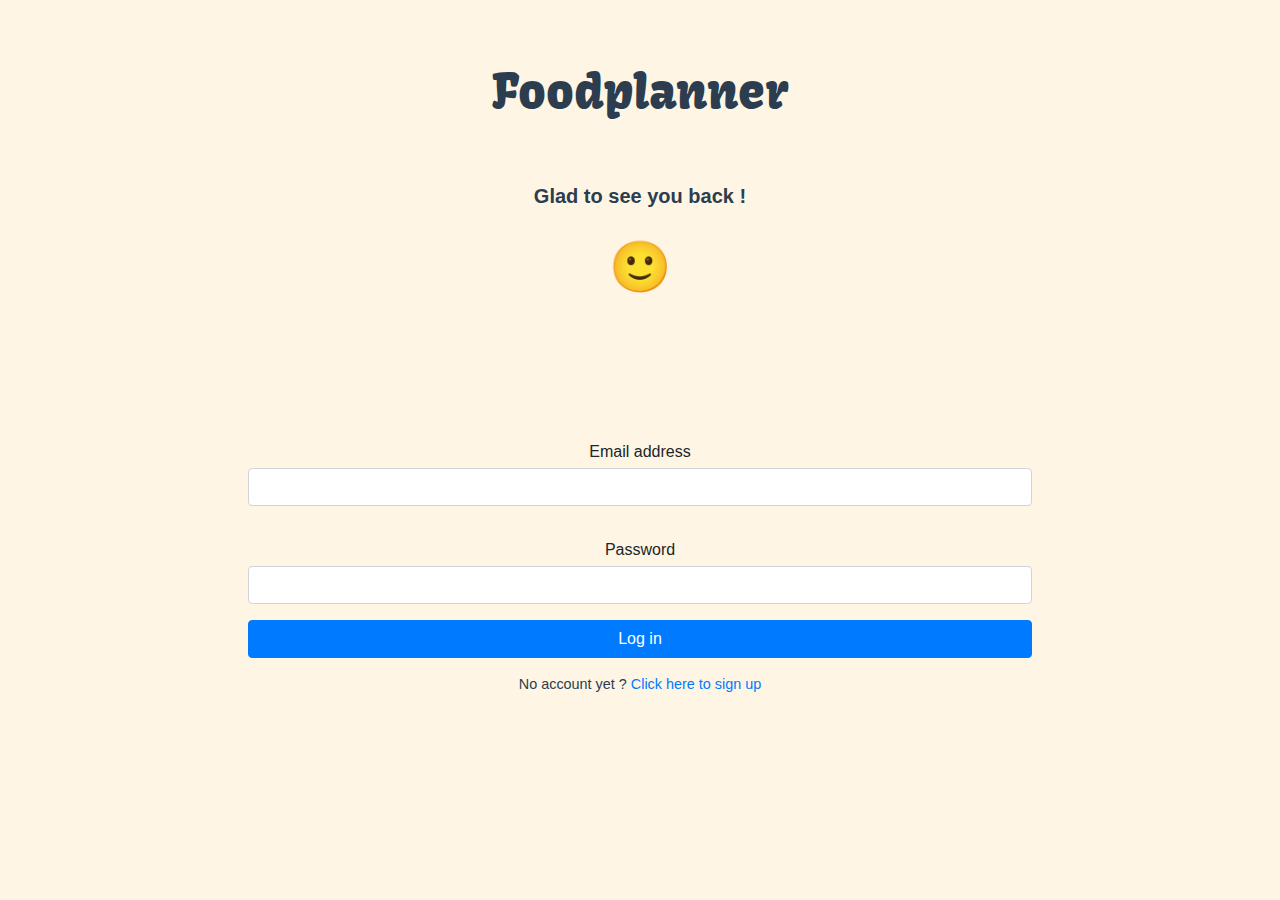
<file: index.html>
<!DOCTYPE html>
<html lang="fr">
<head>
    <meta charset="UTF-8">
    <meta name="viewport" content="width=device-width, initial-scale=1.0">
    <title>Foodplanner - Inscription</title>
    <link rel="stylesheet" href="https://stackpath.bootstrapcdn.com/bootstrap/4.5.2/css/bootstrap.min.css">
    <link rel="stylesheet" href="style.css">
    <link href="https://fonts.googleapis.com/css2?family=Kavoon&display=swap" rel="stylesheet">
    <link href="https://fonts.googleapis.com/css2?family=Inter:wght@100..900&family=Kavoon&display=swap" rel="stylesheet">
</head>
<body>
    <div class="container d-flex flex-column align-items-center justify-content-center flex-grow-1 text-center">
        <h1 class="title">Foodplanner</h1>
        <p class="description">
            <b>Glad to see you back !</b>
            <div style="color: #2B3D4F; font-size: 50px; height: 130px;">&#x1F642;</div>
        </p>
        <div class="w-75 mt-4">
            <form class="registration-form p-4">
                <div class="form-group">
                    <label for="email">Email address</label>
                    <input type="email" id="email" name="email" class="form-control" required>
                </div>
                <div class="form-group">
                    <label for="password">Password</label>
                    <input type="password" id="password" name="password" class="form-control" required>
                </div>
                <button class="btn btn-primary btn-block" type="submit">Log in </button>
                <p class="signin-prompt mt-3">
                    No account yet ? <a href="#">Click here to sign up </a>
                </p>
            </form>
        </div>
    </div>
    <script src="https://code.jquery.com/jquery-3.5.1.slim.min.js"></script>
    <script src="https://cdn.jsdelivr.net/npm/@popperjs/core@2.5.4/dist/umd/popper.min.js"></script>
    <script src="https://stackpath.bootstrapcdn.com/bootstrap/4.5.2/js/bootstrap.min.js"></script>
</body>
</html>
</file>
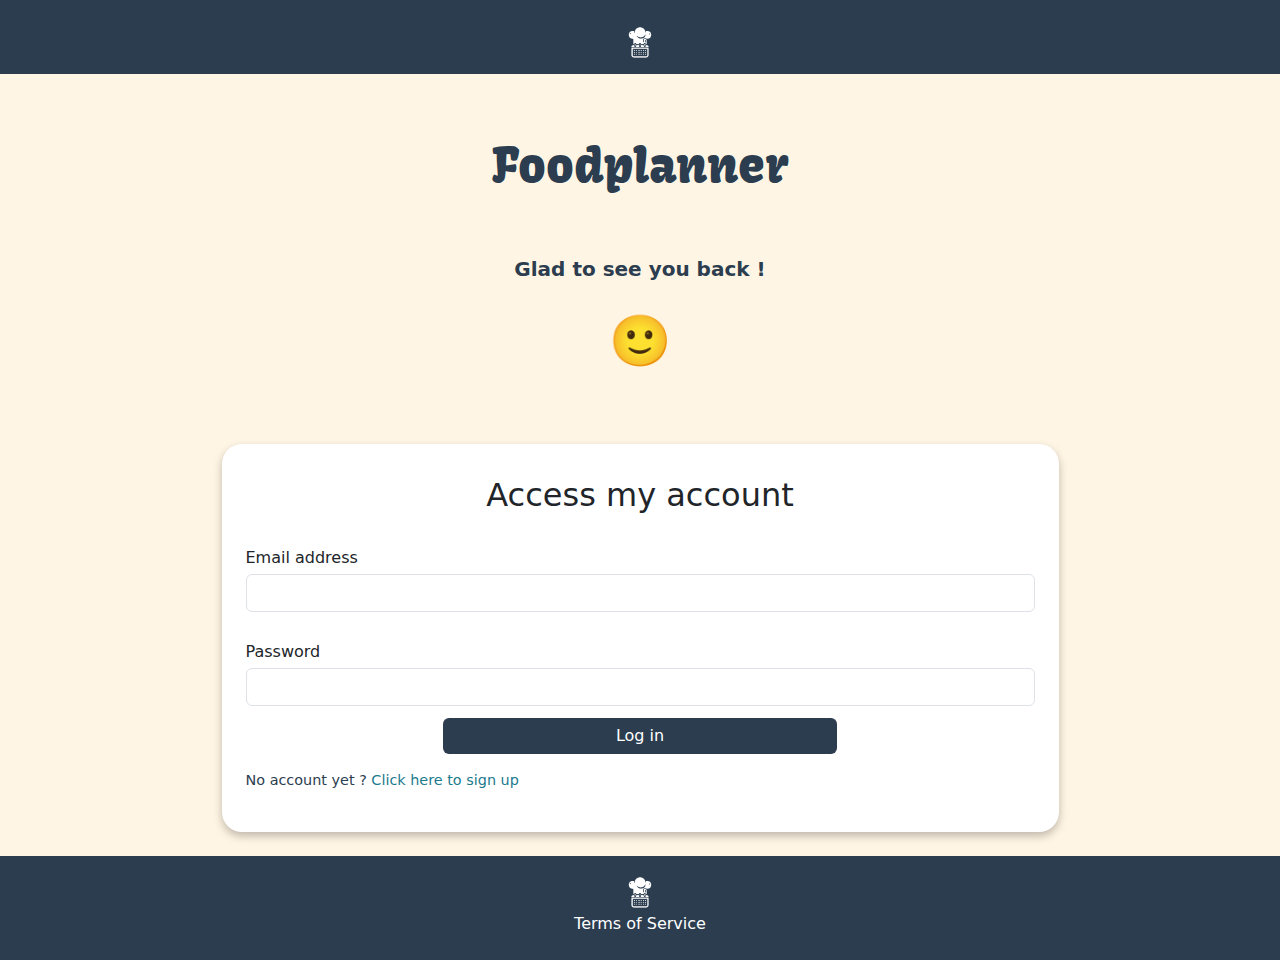
<file: login.html>
<!DOCTYPE html>
<html lang="fr">
<head>
    <meta charset="UTF-8">
    <meta name="viewport" content="width=device-width, initial-scale=1.0">
    <title>Foodplanner - Connexion</title>
    <link href="https://cdn.jsdelivr.net/npm/bootstrap@5.3.3/dist/css/bootstrap.min.css" rel="stylesheet"
        integrity="sha384-QWTKZyjpPEjISv5WaRU9OFeRpok6YctnYmDr5pNlyT2bRjXh0JMhjY6hW+ALEwIH" crossorigin="anonymous">
    <link rel="stylesheet" href="style.css">

</head>
<body>
    <!-- Nav -->
    <nav class="navbar navbar-expand-lg navbar-dark">
        <div class="container-fluid">
            <a class="navbar-brand mx-auto " href="#"><img src="img/logo.png" alt="Logo"></a>
            <div id="navbar-menu">
                <button class="navbar-toggler" type="button" data-bs-toggle="collapse" data-bs-target="#navbarToggleExternalContent" aria-controls="navbarToggleExternalContent" aria-expanded="false" aria-label="Toggle navigation">
                    <span class="navbar-toggler-icon"></span>
                </button>
                <div class="collapse navbar-collapse" id="navbarToggleExternalContent">
                    <ul class="navbar-nav">
                        <li class="nav-item">
                            <a class="nav-link" href="planning.html">Planning</a>
                        </li>
                        <li class="nav-item">
                            <a class="nav-link" href="recipes.html">Recipes</a>
                        </li>
                    </ul>
                </div>
            </div>
        </div>
    </nav>


   <!-- Nav pages non connectées -->
   <div class="nav-not-connected" style="display: none;">
      <nav class="navbar navbar-expand-lg">
          <div class="container-fluid justify-content-center">
              <a class="navbar-brand navbar-brand-if-not-connected" href="#"><img src="img/logo.png" alt="Logo"></a>
          </div>
      </nav>
  </div>

    <!-- Main -->
    <main class="container d-flex flex-column align-items-center justify-content-center flex-grow-1">
        <h1>Foodplanner</h1>
        <p class="description">
            <b>Glad to see you back !</b>
            <div style="color: #2B3D4F; font-size: 50px; height: 100px;">&#x1F642;</div>
        </p>
        <div class="w-75 mt-4">
            <form class="global-form login-form p-4 d-flex flex-column">
                <h2 class="text-center mt-2 mb-3">Access my account</h2>
                <div class="form-group">
                    <label for="email">Email address</label>
                    <input type="email" id="email" name="email" class="form-control" required>
                </div>
                <div class="form-group">
                    <label for="password">Password</label>
                    <input type="password" id="password" minlength="8" maxlength="64" pattern="[^\s]+" name="password" class="form-control" required>
                </div>
                <div class="d-flex justify-content-center">
                    <button class="btn btn-primary btn-block w-50 text-center color-light bk-secondary border-0" type="submit">Log in</button>
                </div>
               
                <p class="signin-prompt mt-3">
                    No account yet ? <a href="signup.html" class="signin-prompt-link">Click here to sign up</a>
                </p>
            </form>
        </div>
    </main>

    <!-- Footer -->
    <footer>
        <img src="img/logo.png" alt="Logo">
        <a href="terms_of_service.html" class="terms-link">Terms of Service</a>
    </footer>

    <script src="https://cdn.jsdelivr.net/npm/bootstrap@5.3.3/dist/js/bootstrap.bundle.min.js"
        integrity="sha384-YvpcrYf0tY3lHB60NNkmXc5s9fDVZLESaAA55NDzOxhy9GkcIdslK1eN7N6jIeHz"
        crossorigin="anonymous"></script>
    <script src="script.js"></script>
</body>
</html>
</file>
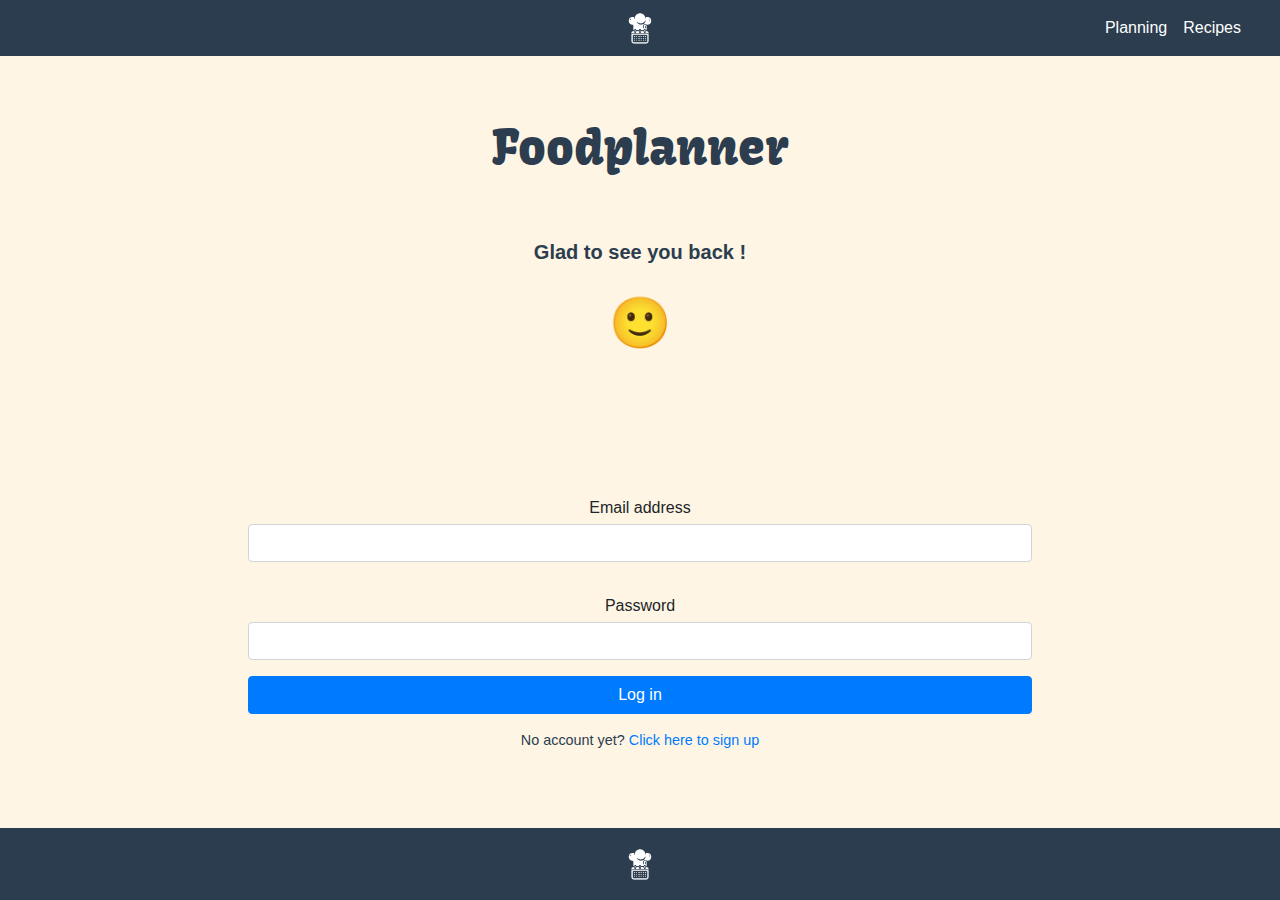
<file: Login.html>
<!DOCTYPE html>
<html lang="fr">
<head>
    <meta charset="UTF-8">
    <meta name="viewport" content="width=device-width, initial-scale=1.0">
    <title>Foodplanner - Connexion</title>
    <link rel="stylesheet" href="https://stackpath.bootstrapcdn.com/bootstrap/4.5.2/css/bootstrap.min.css">
    <link rel="stylesheet" href="style.css">
    <link href="https://fonts.googleapis.com/css2?family=Kavoon&display=swap" rel="stylesheet">
    <link href="https://fonts.googleapis.com/css2?family=Inter:wght@100..900&family=Kavoon&display=swap" rel="stylesheet">
</head>
<body>
    <!-- Nav desktop -->
    <!-- Nav desktop -->
<nav class="navbar navbar-expand-lg navbar-dark">
    <div class="container-fluid">
        <a class="navbar-brand mx-auto" href="#"><img src="img/logo.png" alt="Logo"></a>
        <button class="navbar-toggler" type="button" data-bs-toggle="collapse" data-bs-target="#navbarToggleExternalContent" aria-controls="navbarToggleExternalContent" aria-expanded="false" aria-label="Toggle navigation">
            <span class="navbar-toggler-icon"></span>
        </button>
        <div class="collapse navbar-collapse justify-content-end" id="navbarToggleExternalContent">
            <ul class="navbar-nav">
                <li class="nav-item">
                    <a class="nav-link" href="planning.html">Planning</a>
                </li>
                <li class="nav-item">
                    <a class="nav-link" href="recipes.html">Recipes</a>
                </li>
            </ul>
        </div>
    </div>
</nav>

    <!-- Nav mobile -->
    <div class="collapse" id="navbarToggleExternalContent"
        data-bs-theme="dark">
        <div class="bg-dark p-4">
            <h5 class="text-body-emphasis h4"><a href="planning.html"
                    class="nav-link text-light">Planning</a></h5>
            <h5 class="text-body-emphasis h4"><a href="recipes.html"
                    class="nav-link text-light">Recipes</a></h5>
        </div>
    </div>

    <!-- Nav pour pages non connectées -->
    <div class="nav-not-connected" style="background-color: #2B3D4F; display: none;">
        <div class="container-fluid justify-content-center text-center">
            <a class="navbar-brand" href="#"><img src="img/logo.png" alt="Logo"></a>
        </div>
    </div>

    <!-- Main -->
    <div class="container d-flex flex-column align-items-center justify-content-center flex-grow-1 text-center">
        <h1 class="title">Foodplanner</h1>
        <p class="description">
            <b>Glad to see you back !</b>
            <div style="color: #2B3D4F; font-size: 50px; height: 130px;">&#x1F642;</div>
        </p>
        <div class="w-75 mt-4">
            <form class="registration-form p-4">
                <div class="form-group">
                    <label for="email">Email address</label>
                    <input type="email" id="email" name="email" class="form-control" required>
                </div>
                <div class="form-group">
                    <label for="password">Password</label>
                    <input type="password" id="password" name="password" class="form-control" required>
                </div>
                <button class="btn btn-primary btn-block" type="submit">Log in</button>
                <p class="signin-prompt mt-3">
                    No account yet? <a href="#">Click here to sign up</a>
                </p>
            </form>
        </div>
    </div>

    <!-- Footer -->
    <footer>
        <img src="img/logo.png" alt="Logo">
    </footer>

    <script src="https://code.jquery.com/jquery-3.5.1.slim.min.js"></script>
    <script src="https://cdn.jsdelivr.net/npm/@popperjs/core@2.5.4/dist/umd/popper.min.js"></script>
    <script src="https://stackpath.bootstrapcdn.com/bootstrap/4.5.2/js/bootstrap.min.js"></script>
    <script src="https://cdn.jsdelivr.net/npm/bootstrap@5.3.3/dist/js/bootstrap.bundle.min.js"
        integrity="sha384-YvpcrYf0tY3lHB60NNkmXc5s9fDVZLESaAA55NDzOxhy9GkcIdslK1eN7N6jIeHz"
        crossorigin="anonymous"></script>

    <!-- Script pour afficher nav-not-connected sur les pages de connexion et inscription -->
    <script>
        document.addEventListener('DOMContentLoaded', function() {
            var pathname = window.location.pathname;
            if (pathname.includes('connexion.html') || pathname.includes('inscription.html')) {
                document.querySelector('.nav-not-connected').style.display = 'block';
            }
        });
    </script>
</body>
</html>
</file>
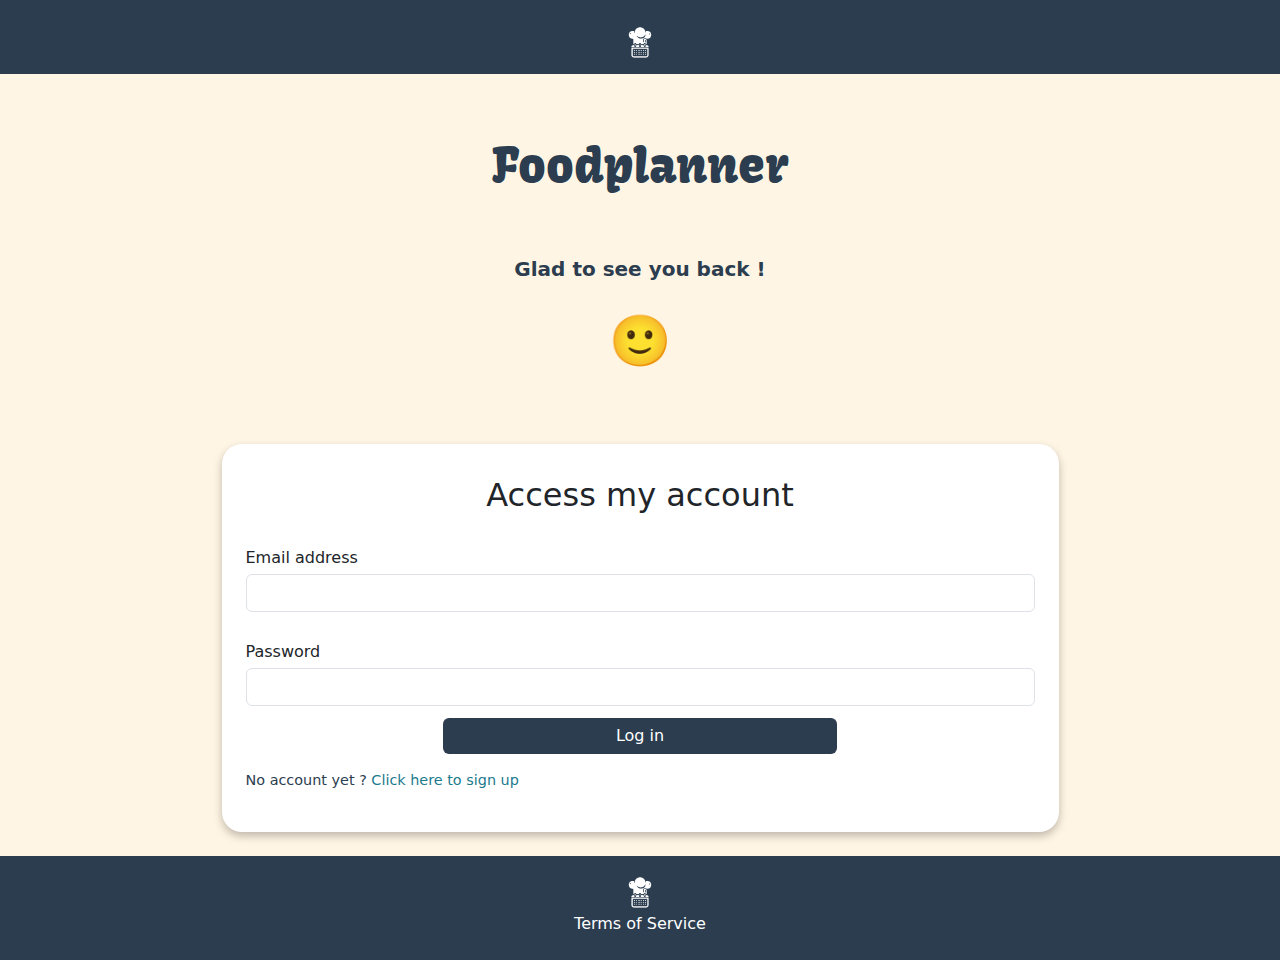
<file: recipe.html>
<!DOCTYPE html>
<html lang="en">

<head>
    <meta charset="UTF-8">
    <meta name="viewport" content="width=device-width, initial-scale=1.0">
    <title>Foodplanner - recipe</title>
    <link href="https://cdn.jsdelivr.net/npm/bootstrap@5.3.3/dist/css/bootstrap.min.css" rel="stylesheet"
        integrity="sha384-QWTKZyjpPEjISv5WaRU9OFeRpok6YctnYmDr5pNlyT2bRjXh0JMhjY6hW+ALEwIH" crossorigin="anonymous">
    <script src="https://cdn.jsdelivr.net/npm/bootstrap@5.3.3/dist/js/bootstrap.bundle.min.js"
        integrity="sha384-YvpcrYf0tY3lHB60NNkmXc5s9fDVZLESaAA55NDzOxhy9GkcIdslK1eN7N6jIeHz"
        crossorigin="anonymous"></script>
    <link rel="stylesheet" href="style.css">
</head>

<body>
    <!-- Nav -->
    <nav class="navbar navbar-expand-lg navbar-dark">
        <div class="container-fluid">
            <a class="navbar-brand mx-auto " href="#"><img src="img/logo.png" alt="Logo"></a>
            <div id="navbar-menu">
                <button class="navbar-toggler" type="button" data-bs-toggle="collapse"
                    data-bs-target="#navbarToggleExternalContent" aria-controls="navbarToggleExternalContent"
                    aria-expanded="false" aria-label="Toggle navigation">
                    <span class="navbar-toggler-icon"></span>
                </button>
                <div class="collapse navbar-collapse" id="navbarToggleExternalContent">
                    <ul class="navbar-nav">
                        <li class="nav-item">
                            <a class="nav-link" href="planning.html">Planning</a>
                        </li>
                        <li class="nav-item">
                            <a class="nav-link" href="recipes.html">Recipes</a>
                        </li>
                    </ul>
                </div>
            </div>
            <a class="username mx-2" href="#"></a>
        </div>
    </nav>

    <!-- Nav pages non connectées -->
    <div class="nav-not-connected" style="display: none;">
        <nav class="navbar navbar-expand-lg">
            <div class="container-fluid justify-content-center">
                <a class="navbar-brand navbar-brand-if-not-connected" href="#"><img src="img/logo.png" alt="Logo"></a>
            </div>
        </nav>
    </div>

    <main>
        <h1 class="text-center">Recipe</h1>
        <div class="container">
            <div class="row d-flex justify-content-center">
                <img id="recipe-card" src="" alt="">
            </div>
        </div>
    </main>

    <!-- Footer -->
    <footer class="">
        <img src="img/logo.png" alt="Logo">
        <a href="terms_of_service.html" class="terms-link">Terms of Service</a>
    </footer>

    <script type="module" src="./recipe.js"></script>
    <script type="module" src="./script.js"></script>
</body>

</html>
</file>
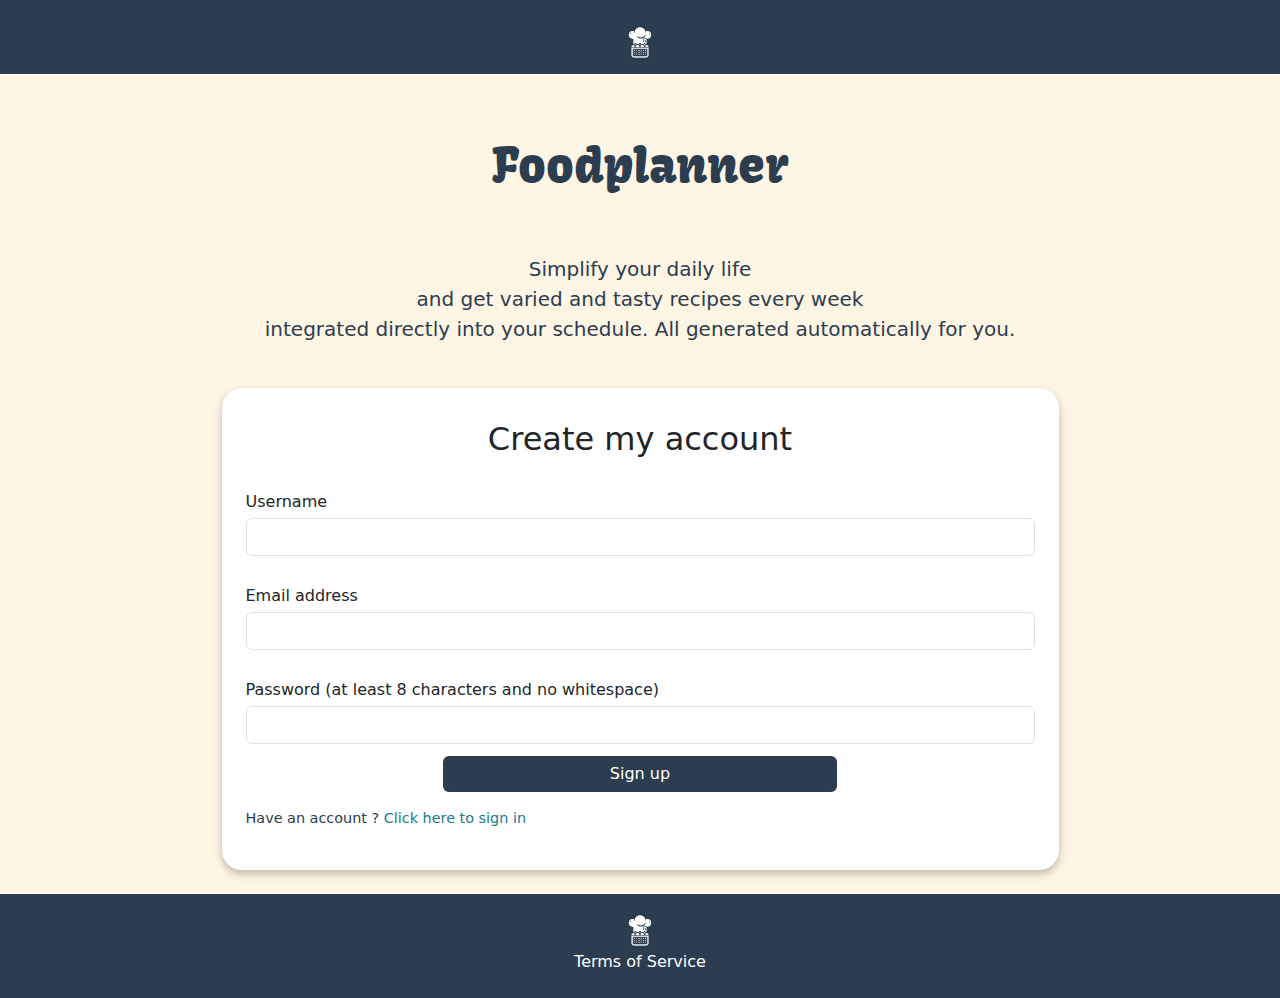
<file: signup.html>
<!DOCTYPE html>
<html lang="fr">
<head>
    <meta charset="UTF-8">
    <meta name="viewport" content="width=device-width, initial-scale=1.0">
    <title>Foodplanner - Inscription</title>
    <link href="https://cdn.jsdelivr.net/npm/bootstrap@5.3.3/dist/css/bootstrap.min.css" rel="stylesheet"
    integrity="sha384-QWTKZyjpPEjISv5WaRU9OFeRpok6YctnYmDr5pNlyT2bRjXh0JMhjY6hW+ALEwIH" crossorigin="anonymous">
    <link rel="stylesheet" href="style.css">
</head>
<body>
    <!-- Nav -->
    <nav class="navbar navbar-expand-lg navbar-dark">
        <div class="container-fluid">
            <a class="navbar-brand mx-auto " href="#"><img src="img/logo.png" alt="Logo"></a>
            <div id="navbar-menu">
                <button class="navbar-toggler" type="button" data-bs-toggle="collapse" data-bs-target="#navbarToggleExternalContent" aria-controls="navbarToggleExternalContent" aria-expanded="false" aria-label="Toggle navigation">
                    <span class="navbar-toggler-icon"></span>
                </button>
                <div class="collapse navbar-collapse" id="navbarToggleExternalContent">
                    <ul class="navbar-nav">
                        <li class="nav-item">
                            <a class="nav-link" href="planning.html">Planning</a>
                        </li>
                        <li class="nav-item">
                            <a class="nav-link" href="recipes.html">Recipes</a>
                        </li>
                    </ul>
                </div>
            </div>
        </div>
    </nav>

    <!-- Nav pour pages non connectées -->
    <div class="nav-not-connected" style="display: none;">
      <nav class="navbar navbar-expand-lg">
          <div class="container-fluid justify-content-center">
              <a class="navbar-brand navbar-brand-if-not-connected" href="#"><img src="img/logo.png" alt="Logo"></a>
          </div>
      </nav>
    </div>

    <!-- Main -->
    <main class="container d-flex flex-column align-items-center justify-content-center flex-grow-1">
        <h1>Foodplanner</h1>
        <p class="description text-center">
            Simplify your daily life <br>
            and get varied and tasty recipes every week <br>
            integrated directly into your schedule. All generated automatically for you.
        </p>
        <div class="w-75 mt-4">
            <form class="global-form registration-form p-4 d-flex flex-column">
                <h2 class="text-center mt-2 mb-3">Create my account</h2>
                <div class="form-group">
                    <label for="username">Username</label>
                    <input type="text" id="username" name="username" class="form-control" required>
                </div>
                <div class="form-group">
                    <label for="email">Email address</label>
                    <input type="email" id="email" name="email" class="form-control" required>
                </div>
                <div class="form-group">
                    <label for="password">Password (at least 8 characters and no whitespace)</label>
                    <input type="password" id="password" minlength="8" maxlength="64" pattern="[^\s]+" name="password" class="form-control" required>
                </div>

                <div class="d-flex justify-content-center">
                    <button class="btn btn-primary btn-block w-50 text-center color-light bk-secondary border-0" type="submit">Sign up</button>
                </div>
                <p class="signin-prompt mt-3">
                    Have an account ? <a href="login.html" class="signin-prompt-link">Click here to sign in</a>
                </p>
            </form>
        </div>
    </main>
    
    <!-- Footer -->
    <footer>
        <img src="img/logo.png" alt="Logo">
        <a href="terms_of_service.html" class="terms-link">Terms of Service</a>
    </footer>

    <script src="https://cdn.jsdelivr.net/npm/bootstrap@5.3.3/dist/js/bootstrap.bundle.min.js"
        integrity="sha384-YvpcrYf0tY3lHB60NNkmXc5s9fDVZLESaAA55NDzOxhy9GkcIdslK1eN7N6jIeHz"
        crossorigin="anonymous"></script>
    <script src="script.js"></script>
</body>
</html>
</file>
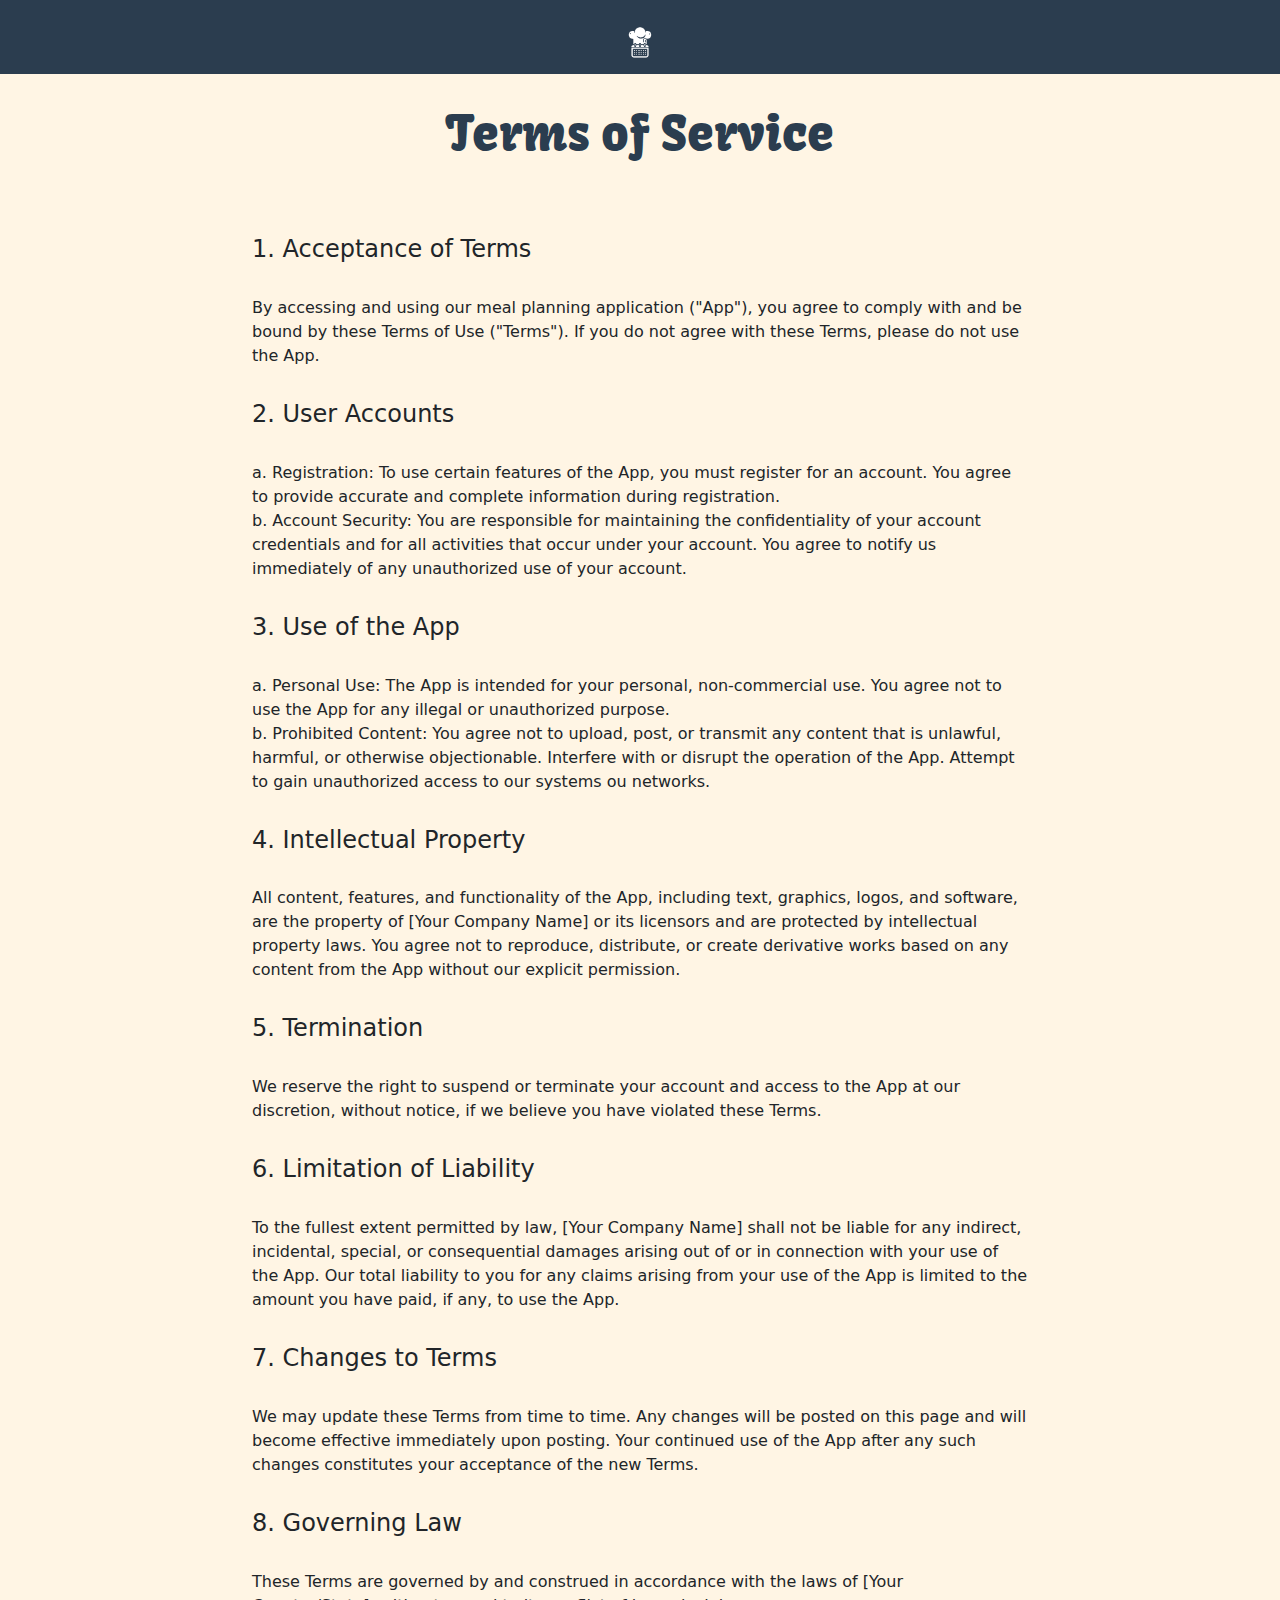
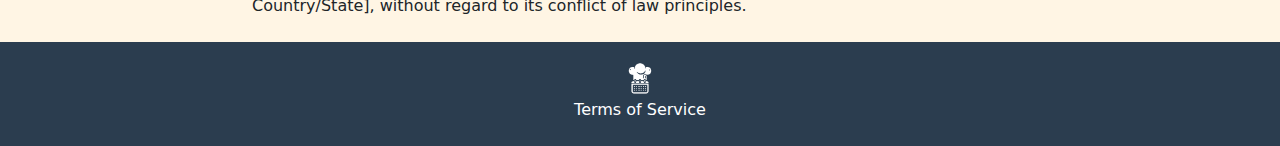
<file: terms_of_service.html>
<!DOCTYPE html>
<html lang="en">

<head>
    <meta charset="UTF-8">
    <meta name="viewport" content="width=device-width, initial-scale=1.0">
    <title>Foodplanner - Terms of Service</title>
    <link href="https://cdn.jsdelivr.net/npm/bootstrap@5.3.3/dist/css/bootstrap.min.css" rel="stylesheet"
        integrity="sha384-QWTKZyjpPEjISv5WaRU9OFeRpok6YctnYmDr5pNlyT2bRjXh0JMhjY6hW+ALEwIH" crossorigin="anonymous">
    <script src="https://cdn.jsdelivr.net/npm/bootstrap@5.3.3/dist/js/bootstrap.bundle.min.js"
        integrity="sha384-YvpcrYf0tY3lHB60NNkmXc5s9fDVZLESaAA55NDzOxhy9GkcIdslK1eN7N6jIeHz"
        crossorigin="anonymous"></script>
    <link rel="stylesheet" href="style.css">
</head>

<body class="terms-body">
    <!-- Nav -->
    <nav class="navbar navbar-expand-lg navbar-dark">
        <div class="container-fluid">
            <a class="navbar-brand mx-auto" href="#"><img src="img/logo.png" alt="Logo"></a>
            <div id="navbar-menu">
                <button class="navbar-toggler" type="button" data-bs-toggle="collapse"
                    data-bs-target="#navbarToggleExternalContent" aria-controls="navbarToggleExternalContent"
                    aria-expanded="false" aria-label="Toggle navigation">
                    <span class="navbar-toggler-icon"></span>
                </button>
                <div class="collapse navbar-collapse" id="navbarToggleExternalContent">
                    <ul class="navbar-nav">
                        <li class="nav-item">
                            <a class="nav-link" href="planning.html">Planning</a>
                        </li>
                        <li class="nav-item">
                            <a class="nav-link" href="recipes.html">Recipes</a>
                        </li>
                    </ul>
                </div>
            </div>
        </div>
    </nav>

    <!-- Nav pages non connectées -->
    <div class="nav-not-connected" style="display: none;">
        <nav class="navbar navbar-expand-lg">
            <div class="container-fluid justify-content-center">
                <a class="navbar-brand navbar-brand-if-not-connected" href="#"><img src="img/logo.png" alt="Logo"></a>
            </div>
        </nav>
    </div>

    <main class="terms-main">
        <div class="container terms-container">
            <h1 class="text-center">Terms of Service</h1> <br>
            <ul class="terms-list">
                <li>
                    <h2>1. Acceptance of Terms</h2> <br>
                    <p>By accessing and using our meal planning application ("App"), you agree to comply with and be bound by these Terms of Use ("Terms"). If you do not agree with these Terms, please do not use the App.</p>
                </li>
                <li>
                    <h2>2. User Accounts</h2> <br>
                    <p>a. Registration: To use certain features of the App, you must register for an account. You agree to provide accurate and complete information during registration.<br>
                    b. Account Security: You are responsible for maintaining the confidentiality of your account credentials and for all activities that occur under your account. You agree to notify us immediately of any unauthorized use of your account.</p>
                </li>
                <li>
                    <h2>3. Use of the App</h2> <br>
                    <p>a. Personal Use: The App is intended for your personal, non-commercial use. You agree not to use the App for any illegal or unauthorized purpose.<br>
                    b. Prohibited Content: You agree not to upload, post, or transmit any content that is unlawful, harmful, or otherwise objectionable. Interfere with or disrupt the operation of the App. Attempt to gain unauthorized access to our systems ou networks.</p>
                </li>
                <li>
                    <h2>4. Intellectual Property</h2> <br>
                    <p>All content, features, and functionality of the App, including text, graphics, logos, and software, are the property of [Your Company Name] or its licensors and are protected by intellectual property laws. You agree not to reproduce, distribute, or create derivative works based on any content from the App without our explicit permission.</p>
                </li>
                <li>
                    <h2>5. Termination</h2> <br>
                    <p>We reserve the right to suspend or terminate your account and access to the App at our discretion, without notice, if we believe you have violated these Terms.</p>
                </li>
                <li>
                    <h2>6. Limitation of Liability</h2> <br>
                    <p>To the fullest extent permitted by law, [Your Company Name] shall not be liable for any indirect, incidental, special, or consequential damages arising out of or in connection with your use of the App. Our total liability to you for any claims arising from your use of the App is limited to the amount you have paid, if any, to use the App.</p>
                </li>
                <li>
                    <h2>7. Changes to Terms</h2> <br>
                    <p>We may update these Terms from time to time. Any changes will be posted on this page and will become effective immediately upon posting. Your continued use of the App after any such changes constitutes your acceptance of the new Terms.</p>
                </li>
                <li class="last-card-item">
                    <h2>8. Governing Law</h2> <br>
                    <p>These Terms are governed by and construed in accordance with the laws of [Your Country/State], without regard to its conflict of law principles.</p>
                </li>
            </ul>
        </div>
    </main>

    <!-- Footer -->
    <footer class="footer">
        <img src="img/logo.png" alt="Logo">
        <a href="terms_of_service.html" class="terms-link">Terms of Service</a>
    </footer>

    <script type="module" src="./recipe.js"></script>
    <script type="module" src="./script.js"></script>
</body>

</html>
</file>
<file: style.css>
@import url('https://fonts.googleapis.com/css2?family=Kavoon&display=swap');
@import url('https://fonts.googleapis.com/css2?family=Inter:wght@100..900&family=Kavoon&display=swap');

:root {
    --primary: #FFF5E4;
    --secondary: #2B3D4F;
    --tertiary: #1C7A8E;
    --light: white;
    --dark: #444;
    font-family: Inter, Verdana, Tahoma, sans-serif;
}

body {
    position: relative;
    min-height: 100vh;
    background-color: var(--primary);
}


/* Personalized colors */

.color-light {
    color: var(--light);
}

.color-secondary {
    color: var(--secondary);
}

.color-tertiary {
    color: var(--tertiary);
}

.bk-secondary {
    background-color: var(--secondary);
}

.bk-tertiary {
    background-color: var(--tertiary);
}


/* Structure */

h1 {
    font-family: 'Kavoon', cursive;
    font-size: 3rem;
    color: var(--secondary);
    margin: 4rem 0 2.5rem;
}

p.description {
    font-size: 1.25rem;
    color: var(--secondary);
    margin: 1.2rem 0;
}

.global-form {
    background-color: var(--light);
    border-radius: 20px;
    box-shadow: 0 4px 8px rgba(0, 0, 0, 0.25);
    margin-bottom: 8rem;
}

label {
    margin-top: 1rem;
    margin-bottom: 0.25rem;
}

input {
    margin-bottom: 0.75rem;
}

.signin-prompt {
    font-size: 0.9rem;
    color: var(--secondary);
    text-decoration: none;
}

.signin-prompt-link {
    text-decoration: none;
    color: var(--tertiary);
}

/* Navbar styles */
.navbar {
    background-color: var(--secondary);
   
}

.navbar-dark .navbar-nav .nav-link {
    color: var(--light);
}

.navbar-dark .navbar-brand img {
    height: 40px;
}

/* Center the logo and right-align the nav items */
.navbar-brand {
    position: absolute;
    left: 50%;
    transform: translateX(-50%);
}

.navbar-collapse {
    justify-content: flex-end;
}

.navbar-toggler {
    border-color: rgba(255, 255, 255, 0.1);
}

.navbar-toggler-icon {
    background-image: url('data:image/svg+xml;charset=utf8,%3Csvg viewBox="0 0 30 30" xmlns="http://www.w3.org/2000/svg"%3E%3Cpath stroke="rgba%28255, 255, 255, 0.5%29" stroke-width="2" stroke-linecap="round" stroke-miterlimit="10" d="M4 7h22M4 15h22M4 23h22"/%3E%3C/svg%3E');
}


/* Nav styles when users are not connected */
.nav-not-connected {
    background-color: #2B3D4F;
    display: none;
    padding: 1.8rem;
}

.navbar-brand img {
    height: 40px;
}

.navbar-brand-if-not-connected {
    height: 40px;
    /* display: none; */
}

@media (max-width: 991.98px) {
    .nav-not-connected {
        display: block;
    }
}

/* Mobile navbar styles */
.bg-dark {
    background-color: var(--secondary) !important;
}

.bg-dark .nav-link {
    color: white;
    text-decoration: none;
}

/* Planning */

.username {
    color: var(--primary);
    text-decoration: none;
}

#welcome>span {
    font-weight: bold;
}

.no-border {
    border: none;
}

hr {
    width: 50px;
    margin: auto;
}

.last-card-item {
    margin-bottom: 8rem !important;
}

.card > div {
    display: flex;
    align-items: center;
    justify-content: center;
    min-height: 450px;
}

.card-small > div {
    min-height: 200px;
}

/* Couper le texte des cartes */
.card-text {
    display: -webkit-box;
    -webkit-line-clamp: 3;
    -webkit-box-orient: vertical;
    overflow: hidden;
    text-overflow: ellipsis;
}

#recipe-card {
    max-width: 600px;
}

.search-container {
    display:flex;
    align-items: center;
}

.search-container input {
    margin-bottom: 0;
}

#search-input {
    height: 38px;
    flex-grow: 1;
    margin-right: 10px;
}

#search-button {
    height: 38px;
}


.main-view-error {
    display: flex;
    flex-direction: column;
    justify-content: center;
    align-items: center;
    text-align: center;
    height: 100vh;
    background-color: var(--primary);
    color: var(--secondary);
}

.main-view-error h1 {
    font-family: 'Kavoon', cursive;
    font-size: 3rem;
    margin: 0 0 1rem;
}

.main-view-error p {
    font-size: 1.25rem;
    margin: 1rem 0;
}

.main-view-error a {
    color: var(--tertiary);
    text-decoration: none;
}

/* Conditions d'utilisation */
.terms-body {
    display: flex;
    flex-direction: column;
    min-height: 100vh;
    margin: 0;
}

.terms-main {
    flex: 1; /* Prendre toute la place */
    overflow-y: auto; /* Assurer que le contenu est défilable */
}

.terms-list {
    list-style-type: none;
    padding: 0;
}

.terms-list li {
    margin-bottom: 2rem; 
}


.terms-container {
    max-width: 800px; /* Limiter la largeur pour que le texte soit moins étalé */
    margin: 0 auto; /
    padding: 2rem; 
    background-color: var(--primary); 
    text-align: left; 
}

.terms-main h1 {
    margin-top: 2rem;
    margin-bottom: 2rem;
    text-align: center; 
}

.terms-list h2 {
    font-size: 1.5rem;
    margin-top: 1rem;
    margin-bottom: 0.5rem;
}

/* Footer styles */
footer {
    background-color: var(--secondary);
    color: var(--light);
    text-align: center;
    padding: 1rem 0;
    position: absolute;
    bottom: 0;
    width: 100%;
}

footer img {
    height: 40px;
}

.terms-link {
    display: block;
    color: var(--light);
    text-decoration: none;
    margin-bottom: 0.5rem; 
}

.terms-link:hover {
    text-decoration: underline;
}
</file>
